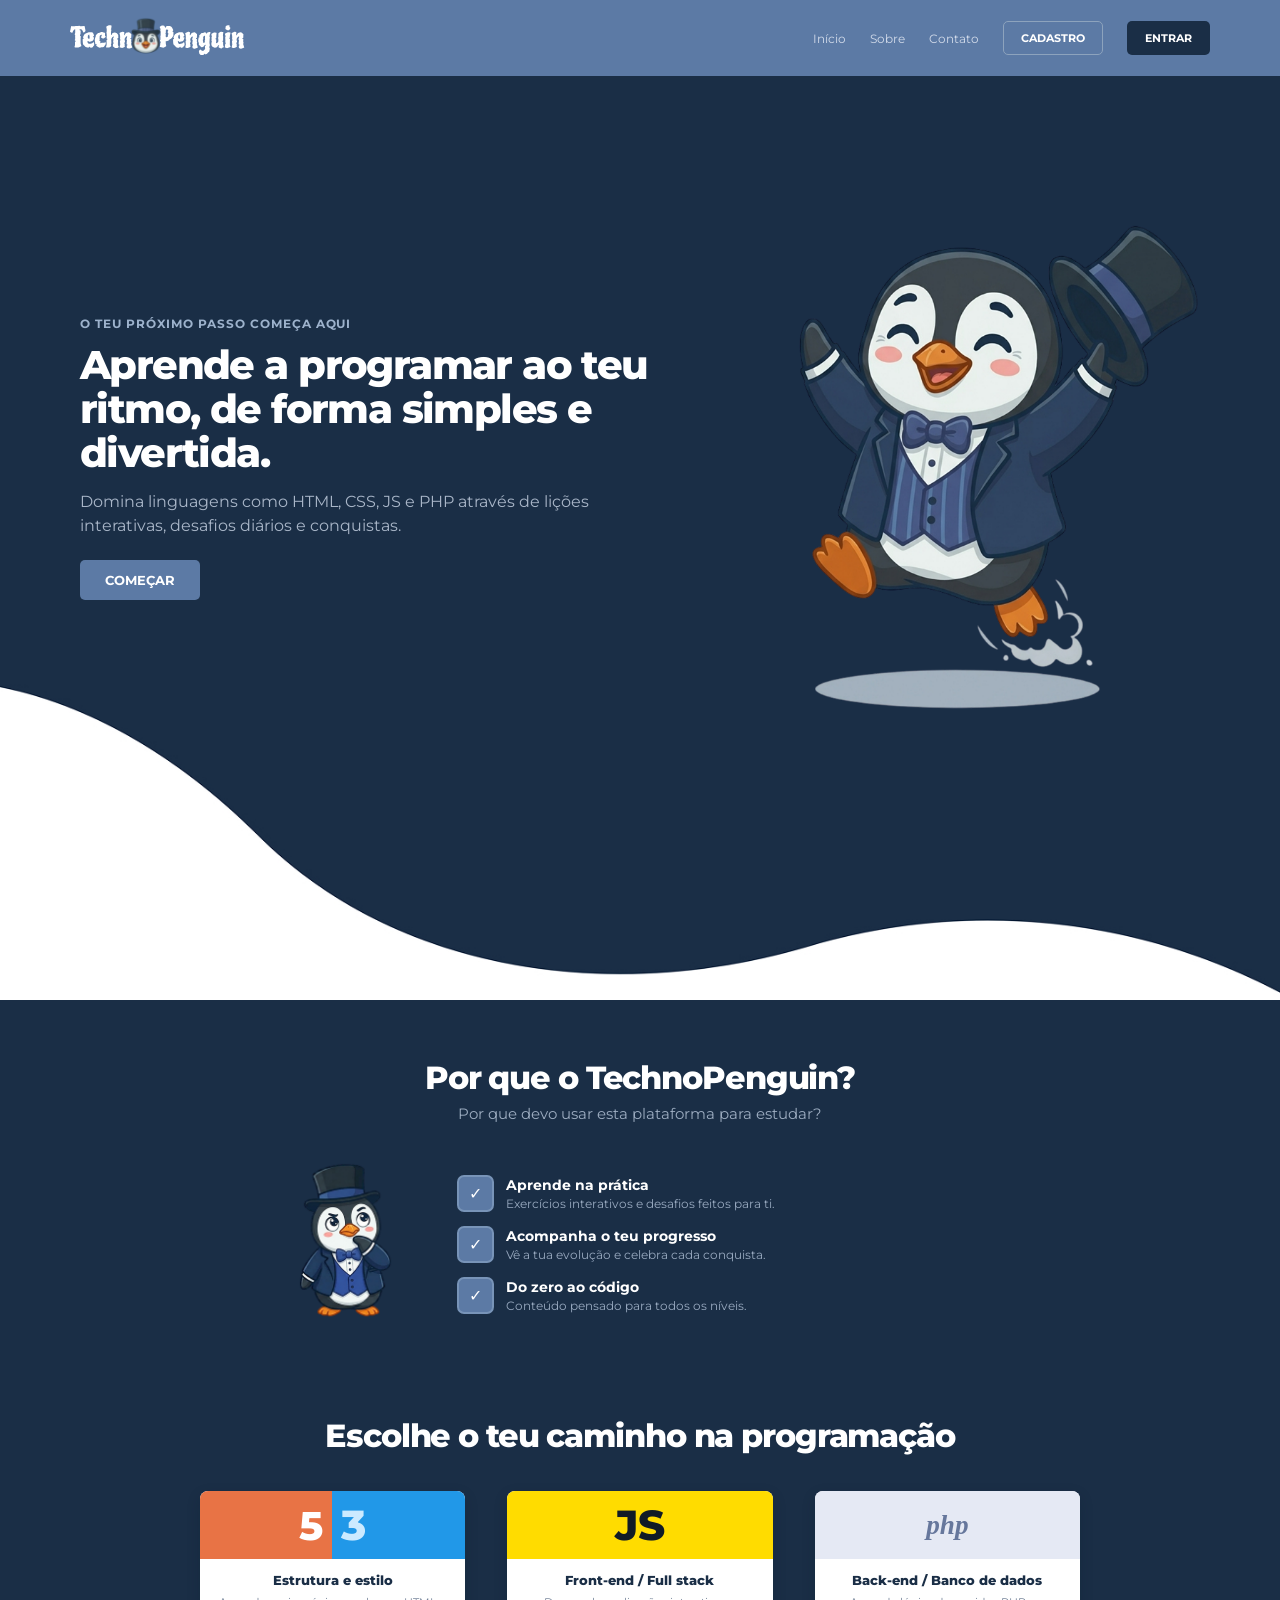
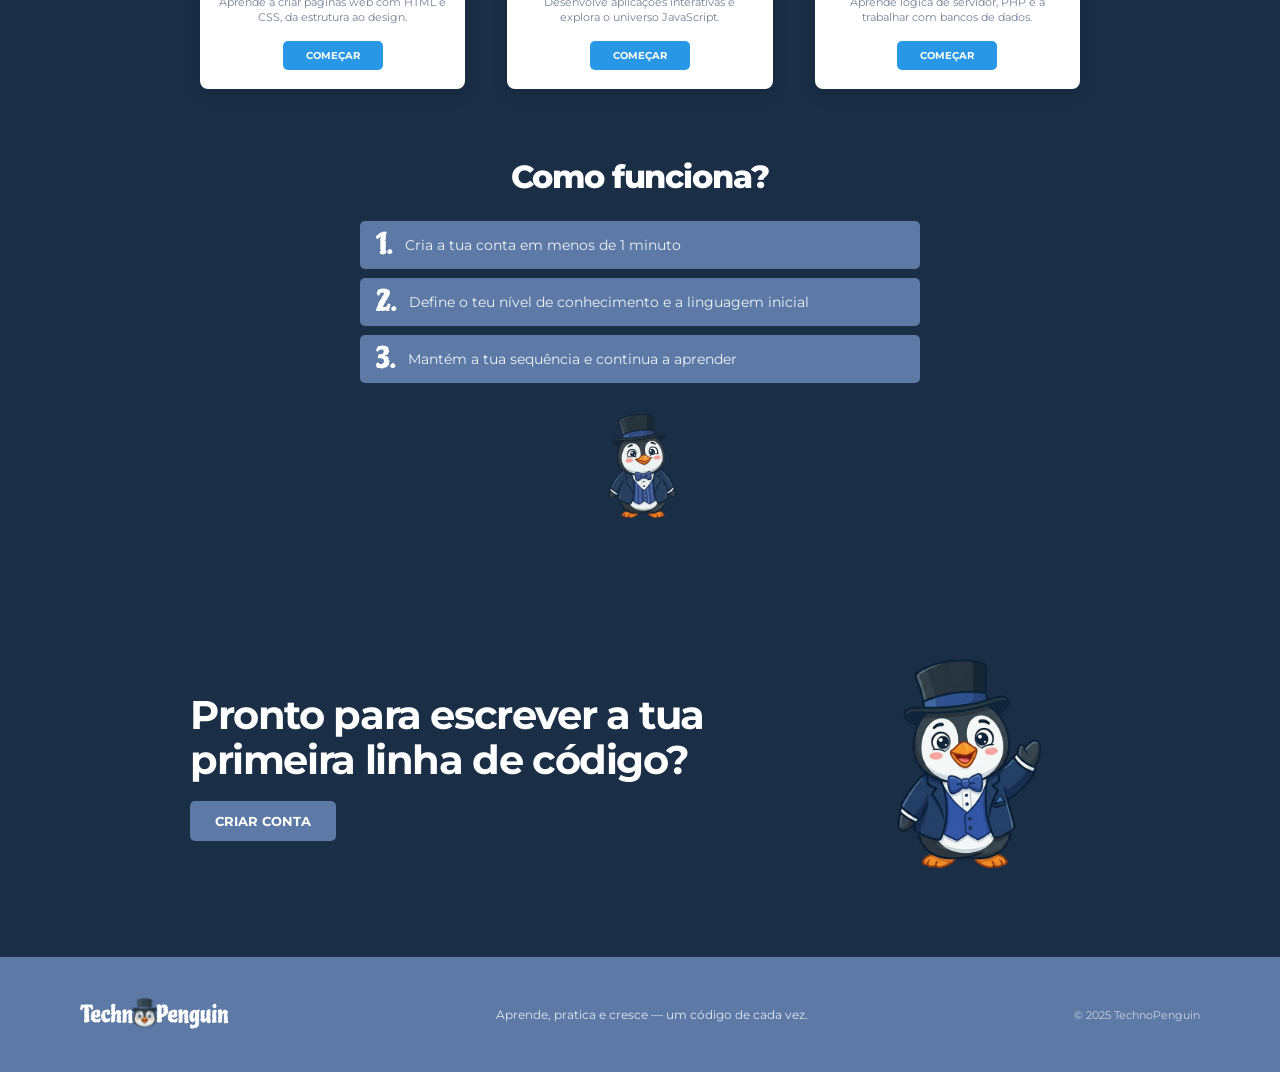
<file: index.html>
<!doctype html>
<html lang="pt-BR">

<head>
  <meta charset="utf-8">
  <meta name="viewport" content="width=device-width, initial-scale=1">
  <meta name="theme-color" content="#1a2e46">
  <meta name="description"
    content="Aprenda a programar ao teu ritmo, de forma simples e divertida, com o TechnoPenguin.">
  <title>TechnoPenguin — Aprende a programar</title>
  <link rel="preconnect" href="https://fonts.googleapis.com">
  <link rel="preconnect" href="https://fonts.gstatic.com" crossorigin>
  <link href="https://fonts.googleapis.com/css2?family=Montserrat:wght@400;500;600;700;800&family=Piedra&display=swap"
    rel="stylesheet">
  <link rel="stylesheet" href="assets/css/index.css">
</head>

<body>
  <header class="site-header">
    <a class="brand" href="#inicio" aria-label="TechnoPenguin — início">
      <img src="assets/imgs/logo.svg" alt="TechnoPenguin">
    </a>
    <nav class="main-nav" aria-label="Navegação principal">
      <a href="#inicio">Início</a>
      <a href="#sobre">Sobre</a>
      <a href="#caminhos">Contato</a>
      <a class="button button--outline" href="login.html?modo=cadastro">Cadastro</a>
      <a class="button button--solid" href="login.html">Entrar</a>
    </nav>
  </header>

  <main>
    <section class="hero" id="inicio">
      <div class="hero__inner">
        <div class="hero__copy">
          <p class="eyebrow">O teu próximo passo começa aqui</p>
          <h1>Aprende a programar ao teu ritmo, de forma simples e divertida.</h1>
          <p class="hero__text">Domina linguagens como HTML, CSS, JS e PHP através de lições interativas, desafios
            diários e conquistas.</p>
          <a class="button button--primary" href="#caminhos">Começar</a>
        </div>
        <img class="hero__penguin" src="assets/imgs/teco-jumping.png" alt="Teco, o pinguim, saltando animado">
      </div>
    </section>

    <section class="benefits section" id="sobre">
      <div class="section__heading">
        <h2>Por que o TechnoPenguin?</h2>
        <p>Por que devo usar esta plataforma para estudar?</p>
      </div>
      <div class="benefits__content">
        <img class="benefits__penguin" src="assets/imgs/teco-thinking.png" alt="Teco pensando">
        <ul class="benefit-list">
          <li><span class="check" aria-hidden="true">✓</span><span><strong>Aprende na prática</strong><small>Exercícios
                interativos e desafios feitos para ti.</small></span></li>
          <li><span class="check" aria-hidden="true">✓</span><span><strong>Acompanha o teu progresso</strong><small>Vê a
                tua evolução e celebra cada conquista.</small></span></li>
          <li><span class="check" aria-hidden="true">✓</span><span><strong>Do zero ao código</strong><small>Conteúdo
                pensado para todos os níveis.</small></span></li>
        </ul>
      </div>
    </section>

    <section class="paths section" id="caminhos">
      <div class="section__heading">
        <h2>Escolhe o teu caminho na programação</h2>
      </div>
      <div class="path-grid">
        <article class="path-card path-card--html">
          <div class="path-card__icon" aria-label="HTML e CSS"><span>5</span><span>3</span></div>
          <div class="path-card__body">
            <h3>Estrutura e estilo</h3>
            <p>Aprende a criar páginas web com HTML e CSS, da estrutura ao design.</p><a class="button button--card"
              href="#cadastro">Começar</a>
          </div>
        </article>
        <article class="path-card path-card--js">
          <div class="path-card__icon" aria-label="JavaScript">JS</div>
          <div class="path-card__body">
            <h3>Front-end / Full stack</h3>
            <p>Desenvolve aplicações interativas e explora o universo JavaScript.</p><a class="button button--card"
              href="#cadastro">Começar</a>
          </div>
        </article>
        <article class="path-card path-card--php">
          <div class="path-card__icon" aria-label="PHP">php</div>
          <div class="path-card__body">
            <h3>Back-end / Banco de dados</h3>
            <p>Aprende lógica de servidor, PHP e a trabalhar com bancos de dados.</p><a class="button button--card"
              href="#cadastro">Começar</a>
          </div>
        </article>
      </div>
    </section>

    <section class="steps section">
      <div class="section__heading">
        <h2>Como funciona?</h2>
      </div>
      <ol class="steps__list">
        <li><span>1.</span>
          <p>Cria a tua conta em menos de 1 minuto</p>
        </li>
        <li><span>2.</span>
          <p>Define o teu nível de conhecimento e a linguagem inicial</p>
        </li>
        <li><span>3.</span>
          <p>Mantém a tua sequência e continua a aprender</p>
        </li>
      </ol>
      <img class="steps__penguin" src="assets/imgs/teco-front.png" alt="Teco pronto para aprender">
    </section>

    <section class="signup-cta" id="cadastro">
      <div class="signup-cta__inner">
        <div>
          <h2>Pronto para escrever a tua primeira linha de código?</h2><a class="button button--primary"
            href="mailto:ola@technopenguin.com">Criar conta</a>
        </div>
        <img src="assets/imgs/teco-waving.png" alt="Teco acenando um convite">
      </div>
    </section>
  </main>
  <footer class="site-footer"><a class="brand brand--footer" href="#inicio"><img src="assets/imgs/logo.svg"
        alt="TechnoPenguin"></a>
    <p>Aprende, pratica e cresce — um código de cada vez.</p><small>© 2025 TechnoPenguin</small>
  </footer>
</body>

</html>
</file>
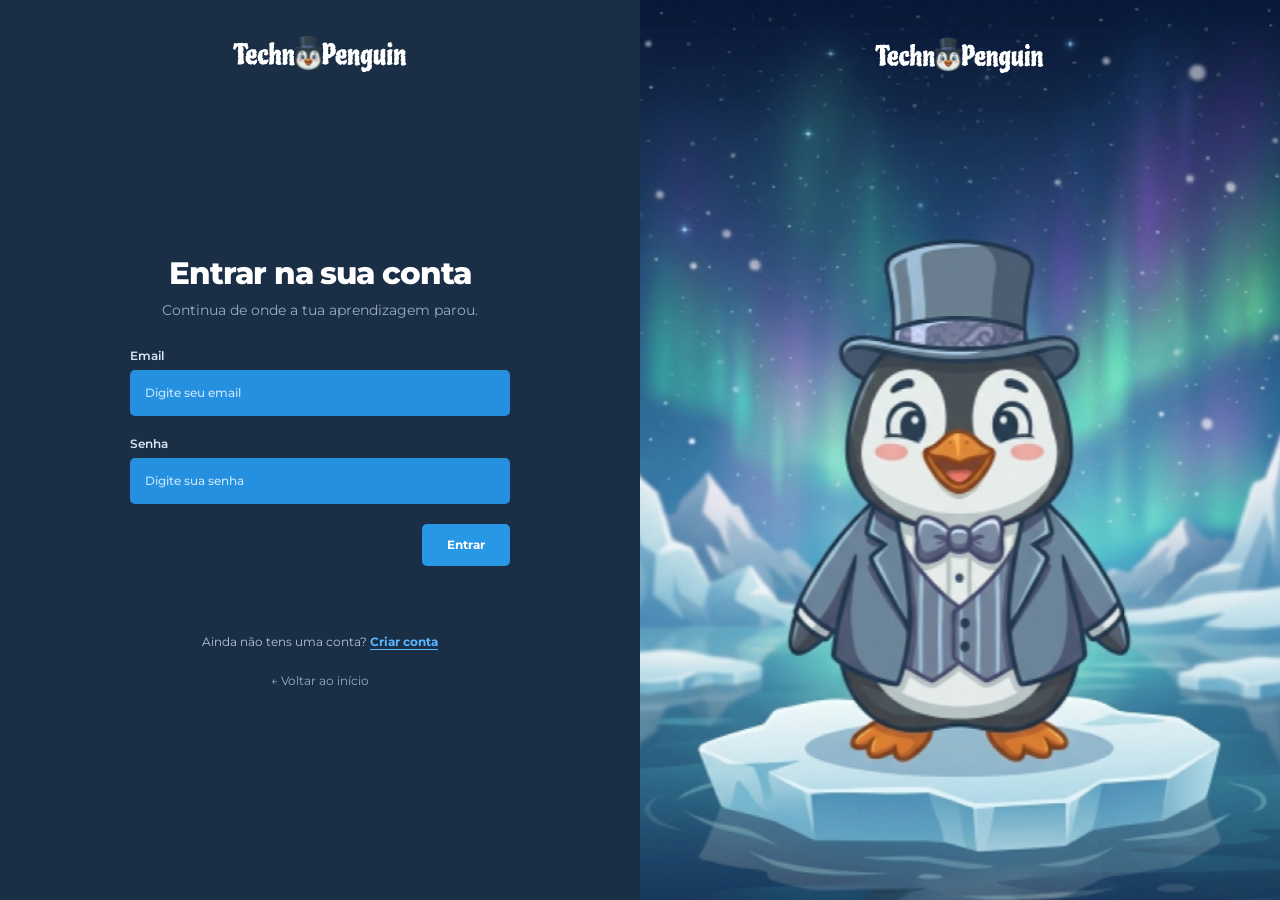
<file: login.html>
<!doctype html>
<html lang="pt-BR">

<head>
  <meta charset="utf-8">
  <meta name="viewport" content="width=device-width, initial-scale=1">
  <meta name="theme-color" content="#1a2e46">
  <meta name="description" content="Acede à tua conta TechnoPenguin e continua a aprender programação.">
  <title>Entrar — TechnoPenguin</title>
  <link rel="preconnect" href="https://fonts.googleapis.com">
  <link rel="preconnect" href="https://fonts.gstatic.com" crossorigin>
  <link href="https://fonts.googleapis.com/css2?family=Montserrat:wght@400;500;600;700;800&display=swap"
    rel="stylesheet">
  <link rel="stylesheet" href="assets/css/global.css">
  <link rel="stylesheet" href="assets/css/auth.css">
</head>

<body class="auth-page">
  <main class="auth-layout">
    <section class="auth-panel" aria-labelledby="auth-title">
      <a class="auth-logo" href="index.html" aria-label="Voltar ao início TechnoPenguin">
        <img src="assets/imgs/logo.svg" alt="TechnoPenguin">
      </a>
      <div class="auth-form-wrap">
        <h1 id="auth-title">Entrar na sua conta</h1>
        <p class="auth-intro">Continua de onde a tua aprendizagem parou.</p>

        <!-- O action começa apontando para o login, mas o JS vai alterar se for cadastro -->
        <form class="auth-form" id="auth-form" action="php/login.php" method="POST">
          <label for="email">Email</label>
          <input id="email" name="email" type="email" placeholder="Digite seu email" autocomplete="email" required>

          <label for="password">Senha</label>
          <input id="password" name="senha" type="password" placeholder="Digite sua senha"
            autocomplete="current-password" required minlength="6">

          <button class="auth-submit" type="submit">Entrar</button>
          <p class="auth-feedback" id="auth-feedback" role="status" aria-live="polite"></p>
        </form>

        <p class="auth-switch">Ainda não tens uma conta? <a href="login.html?modo=cadastro">Criar conta</a></p>
        <a class="back-home" href="index.html">← Voltar ao início</a>
      </div>
    </section>
    <aside class="auth-art" aria-label="Teco, o pinguim, num cenário polar">
      <img class="auth-art__image" src="assets/imgs/cenariopolar.png" alt="Teco sobre um iceberg sob a aurora boreal">
      <a class="auth-art__logo" href="index.html" aria-label="TechnoPenguin — início">
        <img src="assets/imgs/logo.svg" alt="TechnoPenguin">
      </a>
    </aside>
  </main>

  <script>
    const authForm = document.querySelector('#auth-form');
    const authFeedback = document.querySelector('#auth-feedback');
    const authTitle = document.querySelector('#auth-title');
    const authSubmit = document.querySelector('.auth-submit');
    const authSwitch = document.querySelector('.auth-switch');
    const passwordInput = document.querySelector('#password');
    const isSignup = new URLSearchParams(location.search).get('modo') === 'cadastro';

    if (isSignup) {
      // Se for modo cadastro, altera os textos e o action do formulário para o cadastrar.php
      document.title = 'Criar conta — TechnoPenguin';
      authTitle.textContent = 'Crie seu perfil';
      authSubmit.textContent = 'Criar';
      authForm.action = 'php/cadastrar.php'; // Aponta para o nosso PHP de cadastro!
      passwordInput.autocomplete = 'new-password';

      const usernameLabel = document.createElement('label');
      usernameLabel.htmlFor = 'username';
      usernameLabel.textContent = 'Nome de usuário';

      const usernameInput = document.createElement('input');
      usernameInput.id = 'username';
      usernameInput.name = 'nome'; // Nome exato esperado pela coluna 'nome' no banco
      usernameInput.type = 'text';
      usernameInput.placeholder = 'Digite seu nome de usuário';
      usernameInput.autocomplete = 'username';
      usernameInput.required = true;

      authForm.prepend(usernameInput);
      authForm.prepend(usernameLabel);

      const confirmLabel = document.createElement('label');
      confirmLabel.htmlFor = 'confirm-password';
      confirmLabel.textContent = 'Confirmar senha';

      const confirmInput = document.createElement('input');
      confirmInput.id = 'confirm-password';
      confirmInput.name = 'confirm-password';
      confirmInput.type = 'password';
      confirmInput.placeholder = 'Confirme sua senha';
      confirmInput.autocomplete = 'new-password';
      confirmInput.required = true;
      confirmInput.minLength = 6;

      authSubmit.before(confirmLabel, confirmInput);
      authSwitch.innerHTML = 'Já tens uma conta? <a href="login.html">Entrar</a>';

      confirmInput.addEventListener('input', () => {
        confirmInput.setCustomValidity(confirmInput.value === passwordInput.value ? '' : 'As senhas não coincidem.');
      });
      passwordInput.addEventListener('input', () => {
        confirmInput.setCustomValidity(confirmInput.value === passwordInput.value ? '' : 'As senhas não coincidem.');
      });
    } else {
      // Se for login normal, garante que o action aponta para o login.php
      authForm.action = 'php/login.php';
    }
  </script>
</body>

</html>
</file>
<file: assets/css/index.css>
@import url(global.css);
@import url(style.css);
</file>
<file: assets/css/global.css>
:root {
  --primary-color: #1a2e46;
  --secondary-color: #5c7aa5;
  --white: #fff;
  --accent: #2897e6;
  --font-montserrat: "Montserrat", sans-serif;
  --content-width: 1120px;
}

*,
*::before,
*::after {
  box-sizing: border-box;
}

html {
  scroll-behavior: smooth;
  scroll-padding-top: 82px;
}

body {
  margin: 0;
  color: var(--white);
  background: var(--primary-color);
  font-family: var(--font-montserrat);
  -webkit-font-smoothing: antialiased;
}

img {
  display: block;
  max-width: 100%;
}

a {
  color: inherit;
  text-decoration: none;
}

button,
a {
  -webkit-tap-highlight-color: transparent;
}

:focus-visible {
  outline: 3px solid #8bc8ff;
  outline-offset: 4px;
}

.section {
  width: min(100% - 48px, var(--content-width));
  margin-inline: auto;
}

.section__heading {
  text-align: center;
}

.section__heading h2 {
  margin: 0;
  font-size: clamp(1.55rem, 2.5vw, 2.1rem);
  font-weight: 800;
  letter-spacing: -.035em;
}

.section__heading p {
  margin: 7px 0 0;
  color: #9cacc0;
  font-size: .95rem;
}

.button {
  display: inline-flex;
  min-height: 40px;
  align-items: center;
  justify-content: center;
  padding: 0 24px;
  border: 1px solid transparent;
  border-radius: 5px;
  font: 700 .82rem var(--font-montserrat);
  text-transform: uppercase;
  transition: transform .2s ease, background-color .2s ease, box-shadow .2s ease, border-color .2s ease;
}

.button:hover {
  transform: translateY(-2px);
  box-shadow: 0 7px 18px #07182b55;
}

.button:active {
  transform: translateY(0) scale(.98);
}

.button--primary,
.button--solid {
  background: var(--secondary-color);
  color: var(--white);
}

.button--primary:hover,
.button--solid:hover {
  background: #7696c2;
}

.button--outline {
  border-color: #8da3bd;
  color: var(--white);
}

.button--outline:hover {
  background: #ffffff16;
}
</file>
<file: assets/css/auth.css>
html,
body.auth-page {
  min-height: 100%;
}

.auth-page {
  min-height: 100vh;
  background: var(--primary-color);
}

.auth-layout {
  min-height: 100vh;
  display: grid;
  grid-template-columns: 1fr 1fr;
}

.auth-panel {
  position: relative;
  z-index: 1;
  display: flex;
  min-height: 100vh;
  flex-direction: column;
  align-items: center;
  padding: 34px 48px;
  background: var(--primary-color);
}

.auth-logo {
  display: block;
  width: 175px;
  margin: 0 auto;
}

.auth-logo img,
.auth-art__logo img {
  width: 100%;
  height: auto;
}

.auth-form-wrap {
  width: min(100%, 380px);
  margin: auto;
  padding-block: 40px;
}

.auth-form-wrap h1 {
  margin: 0;
  font-size: clamp(1.65rem, 2.4vw, 2rem);
  font-weight: 800;
  text-align: center;
  letter-spacing: -.035em;
}

.auth-intro {
  margin: 10px 0 30px;
  color: #9aacc2;
  font-size: .85rem;
  text-align: center;
}

.auth-form {
  display: flex;
  flex-direction: column;
}

.auth-form label {
  margin: 0 0 7px;
  color: #dce6f2;
  font-size: .75rem;
  font-weight: 600;
}

.auth-form input {
  width: 100%;
  height: 46px;
  margin: 0 0 20px;
  padding: 0 14px;
  border: 1px solid transparent;
  border-radius: 5px;
  background: #258fe0;
  color: white;
  font: 500 .76rem var(--font-montserrat);
  transition: border-color .2s ease, background-color .2s ease, box-shadow .2s ease;
}

.auth-form input::placeholder {
  color: #c9e7ff;
  opacity: 1;
}

.auth-form input:focus {
  border-color: #9bd4ff;
  outline: 0;
  background: #2085d2;
  box-shadow: 0 0 0 3px #8bc8ff38;
}

.auth-form input:invalid:not(:placeholder-shown) {
  border-color: #ff9b9b;
}

.auth-submit {
  min-height: 42px;
  align-self: flex-end;
  padding: 0 25px;
  border: 0;
  border-radius: 5px;
  background: var(--accent);
  color: white;
  cursor: pointer;
  font: 700 .78rem var(--font-montserrat);
  transition: background-color .2s ease, transform .2s ease, box-shadow .2s ease;
}

.auth-submit:hover {
  transform: translateY(-2px);
  background: #45aaf2;
  box-shadow: 0 7px 18px #07182b55;
}

.auth-submit:active {
  transform: translateY(0) scale(.98);
}

.auth-feedback {
  min-height: 36px;
  margin: 14px 0 0;
  color: #c5d5e8;
  font-size: .7rem;
  line-height: 1.5;
  text-align: center;
}

.auth-switch {
  margin: 18px 0 0;
  color: #b5c3d4;
  font-size: .75rem;
  text-align: center;
}

.auth-switch a {
  color: #58b5ff;
  font-weight: 700;
  text-decoration: underline;
  text-underline-offset: 3px;
}

.auth-switch a:hover,
.back-home:hover {
  color: white;
}

.back-home {
  display: block;
  width: fit-content;
  margin: 25px auto 0;
  color: #9aacc2;
  font-size: .72rem;
  transition: color .2s ease;
}

.auth-art {
  position: relative;
  min-height: 100vh;
  overflow: hidden;
  background: #071629;
}

.auth-art__image {
  position: absolute;
  inset: 0;
  width: 100%;
  height: 100%;
  object-fit: cover;
  object-position: center;
}

.auth-art__logo {
  position: absolute;
  z-index: 3;
  top: 36px;
  left: 50%;
  width: 170px;
  transform: translateX(-50%);
}

@media (max-width: 760px) {
  .auth-layout {
    grid-template-columns: 1fr;
  }

  .auth-panel {
    min-height: 100svh;
    padding: 24px;
  }

  .auth-logo {
    width: 150px;
  }

  .auth-form-wrap {
    width: min(100%, 370px);
    padding-block: 34px;
  }

  .auth-art {
    display: none;
  }
}
</file>
